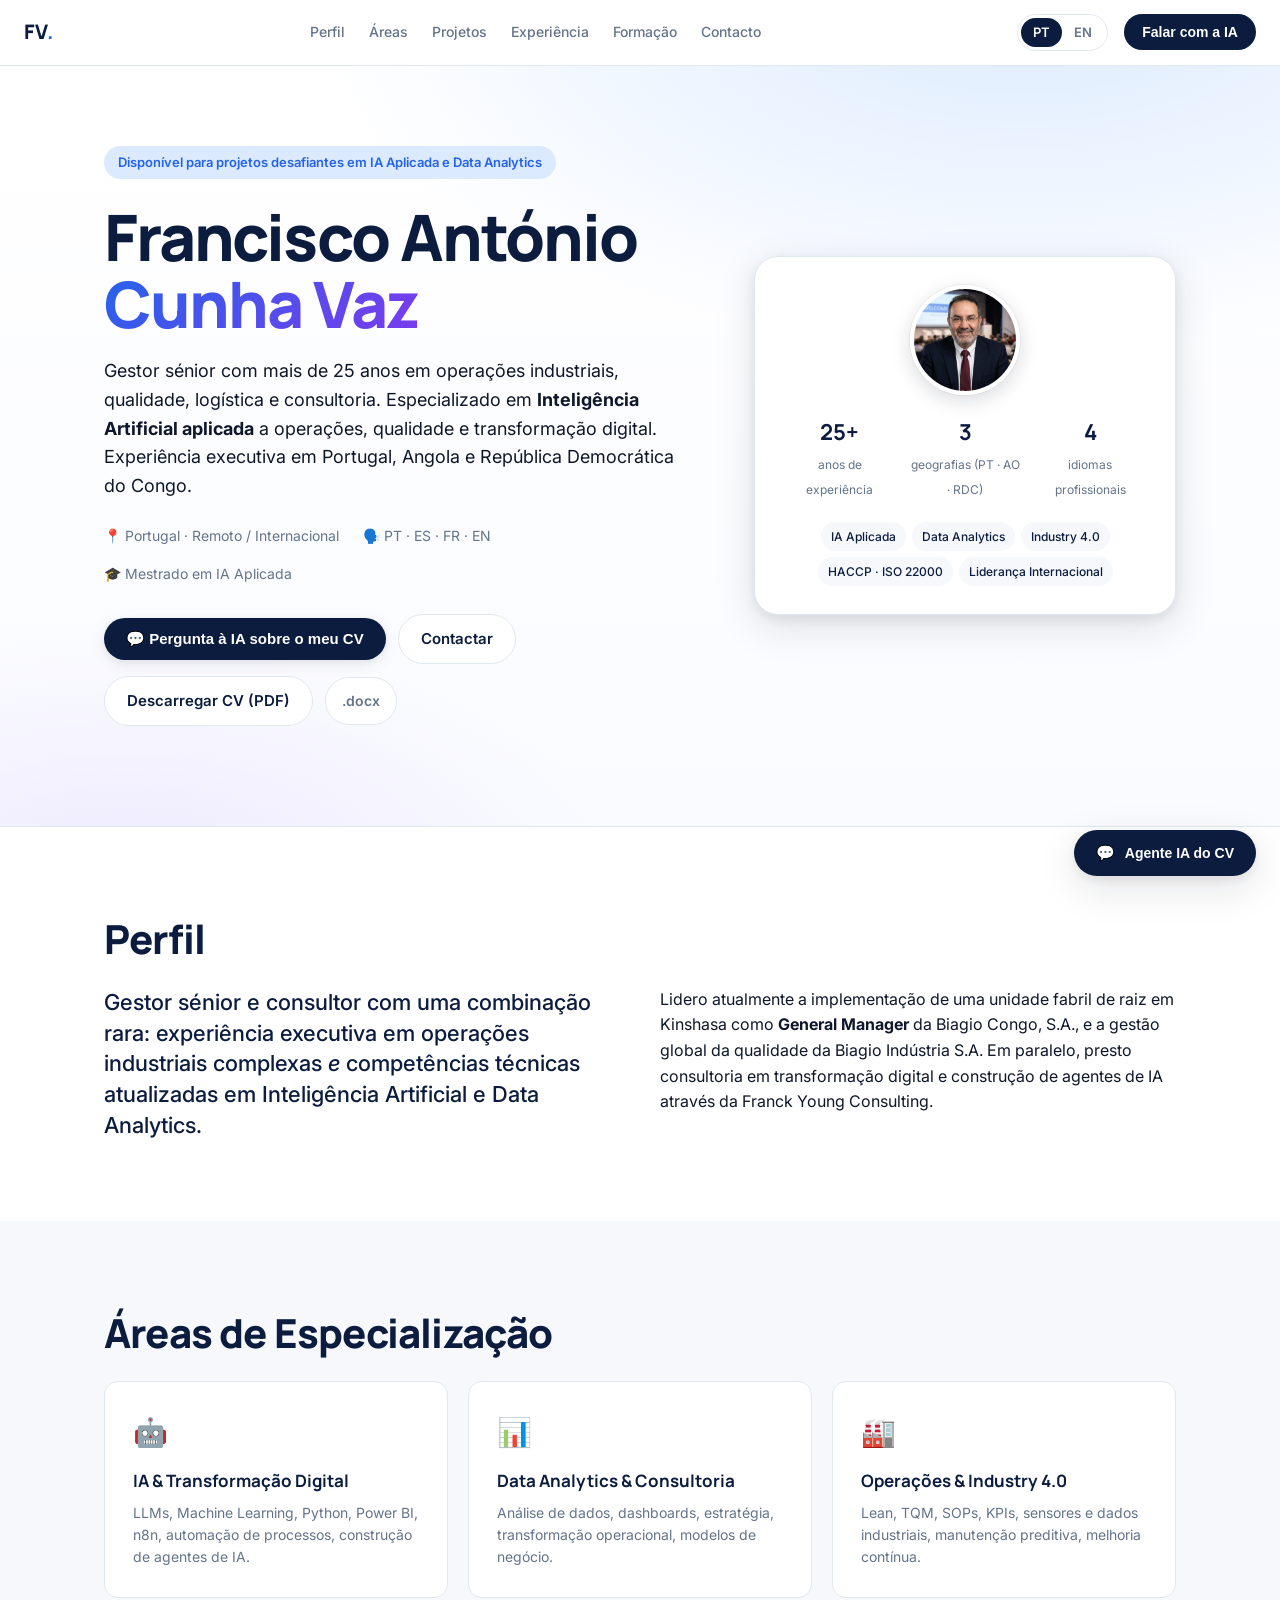
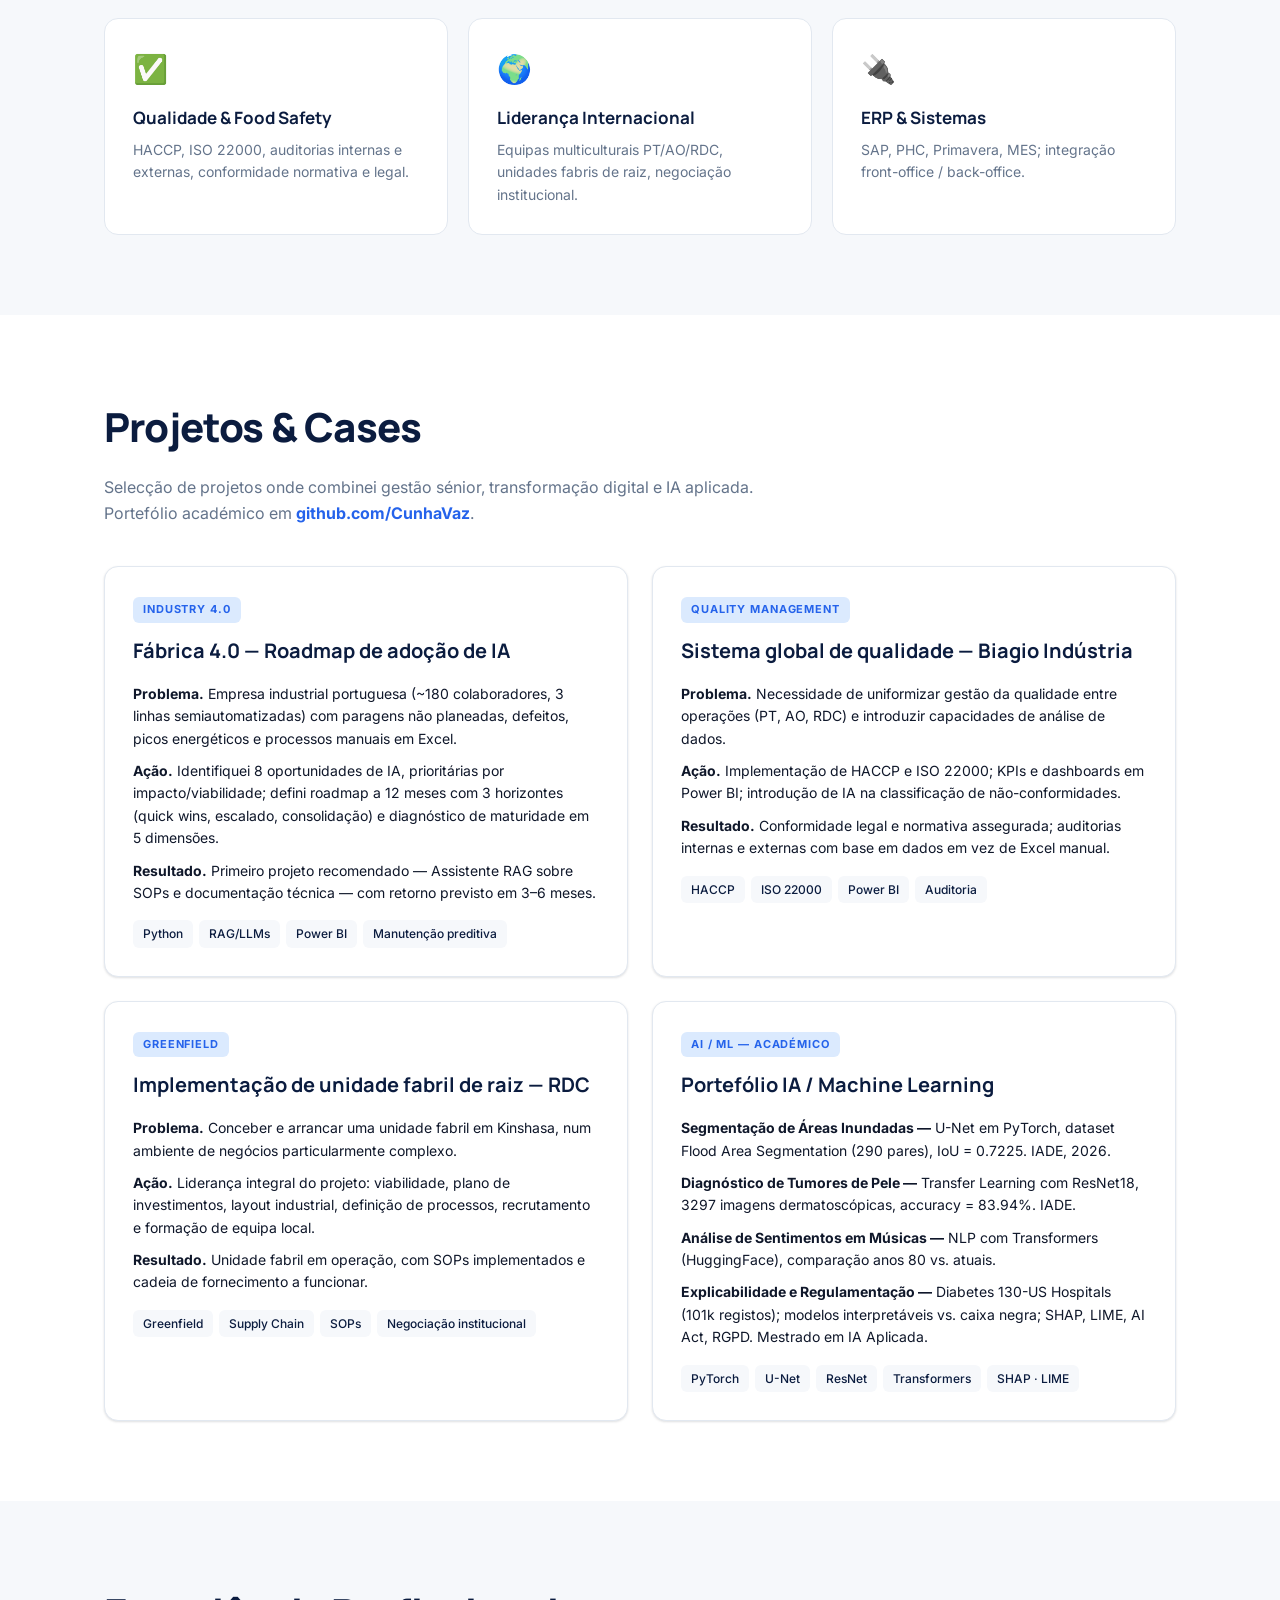
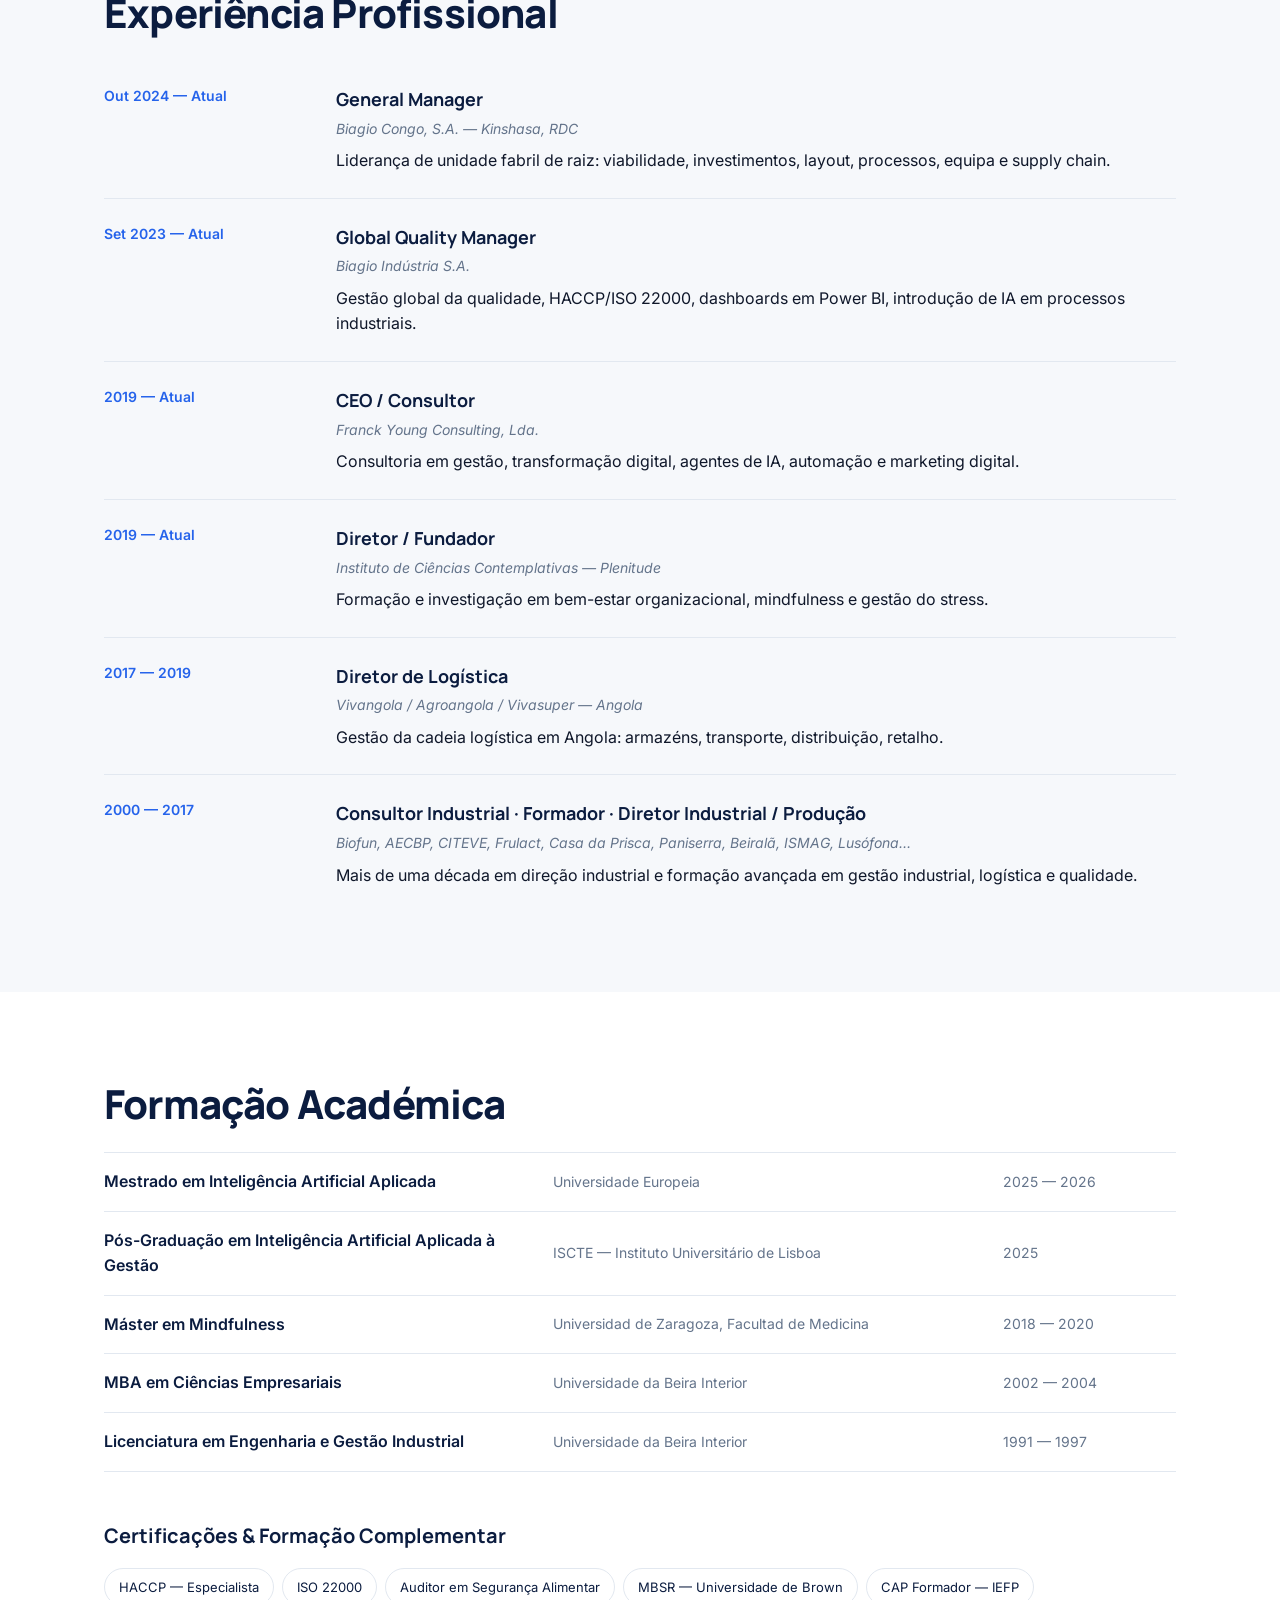
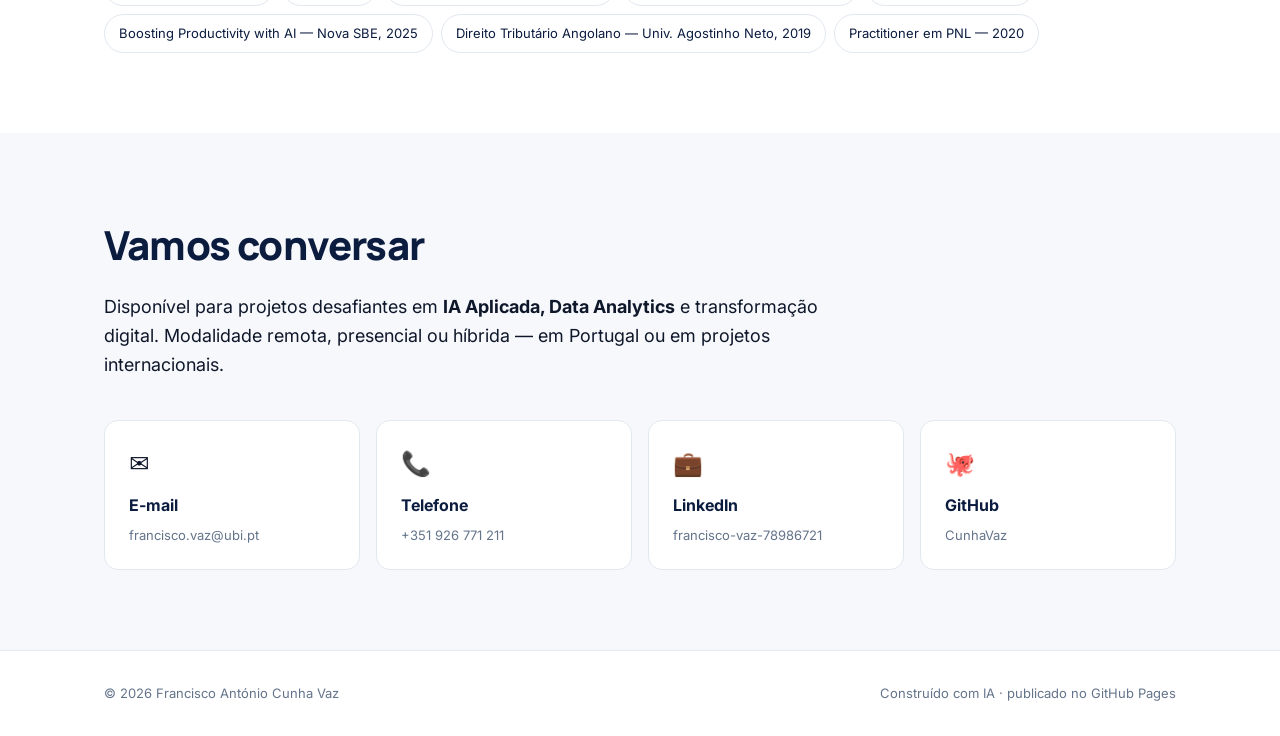
<file: index.html>
<!DOCTYPE html>
<html lang="pt-PT">
<head>
  <meta charset="UTF-8" />
  <meta name="viewport" content="width=device-width, initial-scale=1.0" />
  <title>Francisco Vaz — Gestor Sénior · IA & Transformação Digital</title>
  <meta name="description" content="Francisco António Cunha Vaz — Gestor sénior com 25+ anos em operações, qualidade e consultoria, especializado em Inteligência Artificial aplicada." />
  <meta property="og:title" content="Francisco Vaz — Gestor Sénior · IA & Transformação Digital" />
  <meta property="og:description" content="25+ anos em operações industriais, qualidade e consultoria. Mestrado em IA Aplicada. Disponível para projetos em IA Aplicada e Data Analytics." />
  <meta property="og:image" content="https://cunhavaz.github.io/assets/foto.jpg" />
  <meta property="og:type" content="website" />
  <link rel="preconnect" href="https://fonts.googleapis.com" />
  <link rel="preconnect" href="https://fonts.gstatic.com" crossorigin />
  <link href="https://fonts.googleapis.com/css2?family=Inter:wght@400;500;600;700;800&family=Manrope:wght@600;700;800&display=swap" rel="stylesheet" />
  <link rel="stylesheet" href="assets/style.css" />
</head>
<body>

  <nav class="nav">
    <a href="#top" class="logo">FV<span>.</span></a>
    <div class="nav-links">
      <a href="#perfil">Perfil</a>
      <a href="#areas">Áreas</a>
      <a href="#projetos">Projetos</a>
      <a href="#experiencia">Experiência</a>
      <a href="#formacao">Formação</a>
      <a href="#contacto">Contacto</a>
    </div>
    <div class="nav-right">
      <div class="lang-switch" aria-label="Mudar idioma">
        <a href="index.html" class="active" aria-current="page">PT</a>
        <a href="en/index.html">EN</a>
      </div>
      <button class="nav-cta" data-open-chat>Falar com a IA</button>
    </div>
  </nav>

  <header id="top" class="hero">
    <div class="hero-inner">
      <div class="hero-left">
        <div class="eyebrow">Disponível para projetos desafiantes em IA Aplicada e Data Analytics</div>
        <h1>Francisco António <br/><span class="grad">Cunha Vaz</span></h1>
        <p class="lede">
          Gestor sénior com mais de 25 anos em operações industriais, qualidade,
          logística e consultoria. Especializado em <strong>Inteligência Artificial aplicada</strong>
          a operações, qualidade e transformação digital. Experiência executiva em
          Portugal, Angola e República Democrática do Congo.
        </p>
        <div class="hero-meta">
          <span>📍 Portugal · Remoto / Internacional</span>
          <span>🗣️ PT · ES · FR · EN</span>
          <span>🎓 Mestrado em IA Aplicada</span>
        </div>
        <div class="hero-cta">
          <button class="btn primary" data-open-chat>💬 Pergunta à IA sobre o meu CV</button>
          <a class="btn ghost" href="#contacto">Contactar</a>
          <a class="btn ghost" href="CV_Francisco_Vaz.pdf" target="_blank" rel="noopener">Descarregar CV (PDF)</a>
          <a class="btn ghost subtle" href="CV_Francisco_Vaz.docx">.docx</a>
        </div>
      </div>
      <div class="hero-right">
        <div class="profile-card">
          <img src="assets/foto.jpg" alt="Francisco António Cunha Vaz" class="profile-avatar" />
          <div class="profile-stats">
            <div><strong>25+</strong><span>anos de experiência</span></div>
            <div><strong>3</strong><span>geografias (PT · AO · RDC)</span></div>
            <div><strong>4</strong><span>idiomas profissionais</span></div>
          </div>
          <div class="profile-tags">
            <span>IA Aplicada</span><span>Data Analytics</span><span>Industry 4.0</span>
            <span>HACCP · ISO 22000</span><span>Liderança Internacional</span>
          </div>
        </div>
      </div>
    </div>
  </header>

  <section id="perfil" class="section">
    <div class="container">
      <h2>Perfil</h2>
      <div class="grid-2">
        <p class="lead">Gestor sénior e consultor com uma combinação rara: experiência executiva em operações industriais complexas <em>e</em> competências técnicas atualizadas em Inteligência Artificial e Data Analytics.</p>
        <p>Lidero atualmente a implementação de uma unidade fabril de raiz em Kinshasa como <strong>General Manager</strong> da Biagio Congo, S.A., e a gestão global da qualidade da Biagio Indústria S.A. Em paralelo, presto consultoria em transformação digital e construção de agentes de IA através da Franck Young Consulting.</p>
      </div>
    </div>
  </section>

  <section id="areas" class="section alt">
    <div class="container">
      <h2>Áreas de Especialização</h2>
      <div class="cards-grid">
        <div class="card"><div class="card-icon">🤖</div><h3>IA & Transformação Digital</h3><p>LLMs, Machine Learning, Python, Power BI, n8n, automação de processos, construção de agentes de IA.</p></div>
        <div class="card"><div class="card-icon">📊</div><h3>Data Analytics & Consultoria</h3><p>Análise de dados, dashboards, estratégia, transformação operacional, modelos de negócio.</p></div>
        <div class="card"><div class="card-icon">🏭</div><h3>Operações & Industry 4.0</h3><p>Lean, TQM, SOPs, KPIs, sensores e dados industriais, manutenção preditiva, melhoria contínua.</p></div>
        <div class="card"><div class="card-icon">✅</div><h3>Qualidade & Food Safety</h3><p>HACCP, ISO 22000, auditorias internas e externas, conformidade normativa e legal.</p></div>
        <div class="card"><div class="card-icon">🌍</div><h3>Liderança Internacional</h3><p>Equipas multiculturais PT/AO/RDC, unidades fabris de raiz, negociação institucional.</p></div>
        <div class="card"><div class="card-icon">🔌</div><h3>ERP & Sistemas</h3><p>SAP, PHC, Primavera, MES; integração front-office / back-office.</p></div>
      </div>
    </div>
  </section>

  <section id="projetos" class="section">
    <div class="container">
      <h2>Projetos & Cases</h2>
      <p class="section-sub">Selecção de projetos onde combinei gestão sénior, transformação digital e IA aplicada. Portefólio académico em <a href="https://github.com/CunhaVaz" target="_blank" rel="noopener"><strong>github.com/CunhaVaz</strong></a>.</p>
      <div class="cases">

        <article class="case">
          <header><span class="case-tag">Industry 4.0</span><h3>Fábrica 4.0 — Roadmap de adoção de IA</h3></header>
          <p><strong>Problema.</strong> Empresa industrial portuguesa (~180 colaboradores, 3 linhas semiautomatizadas) com paragens não planeadas, defeitos, picos energéticos e processos manuais em Excel.</p>
          <p><strong>Ação.</strong> Identifiquei 8 oportunidades de IA, prioritárias por impacto/viabilidade; defini roadmap a 12 meses com 3 horizontes (quick wins, escalado, consolidação) e diagnóstico de maturidade em 5 dimensões.</p>
          <p><strong>Resultado.</strong> Primeiro projeto recomendado — Assistente RAG sobre SOPs e documentação técnica — com retorno previsto em 3–6 meses.</p>
          <div class="case-stack"><span>Python</span><span>RAG/LLMs</span><span>Power BI</span><span>Manutenção preditiva</span></div>
        </article>

        <article class="case">
          <header><span class="case-tag">Quality Management</span><h3>Sistema global de qualidade — Biagio Indústria</h3></header>
          <p><strong>Problema.</strong> Necessidade de uniformizar gestão da qualidade entre operações (PT, AO, RDC) e introduzir capacidades de análise de dados.</p>
          <p><strong>Ação.</strong> Implementação de HACCP e ISO 22000; KPIs e dashboards em Power BI; introdução de IA na classificação de não-conformidades.</p>
          <p><strong>Resultado.</strong> Conformidade legal e normativa assegurada; auditorias internas e externas com base em dados em vez de Excel manual.</p>
          <div class="case-stack"><span>HACCP</span><span>ISO 22000</span><span>Power BI</span><span>Auditoria</span></div>
        </article>

        <article class="case">
          <header><span class="case-tag">Greenfield</span><h3>Implementação de unidade fabril de raiz — RDC</h3></header>
          <p><strong>Problema.</strong> Conceber e arrancar uma unidade fabril em Kinshasa, num ambiente de negócios particularmente complexo.</p>
          <p><strong>Ação.</strong> Liderança integral do projeto: viabilidade, plano de investimentos, layout industrial, definição de processos, recrutamento e formação de equipa local.</p>
          <p><strong>Resultado.</strong> Unidade fabril em operação, com SOPs implementados e cadeia de fornecimento a funcionar.</p>
          <div class="case-stack"><span>Greenfield</span><span>Supply Chain</span><span>SOPs</span><span>Negociação institucional</span></div>
        </article>

        <article class="case">
          <header><span class="case-tag">AI / ML — Académico</span><h3>Portefólio IA / Machine Learning</h3></header>
          <p><strong>Segmentação de Áreas Inundadas —</strong> U-Net em PyTorch, dataset Flood Area Segmentation (290 pares), IoU = 0.7225. IADE, 2026.</p>
          <p><strong>Diagnóstico de Tumores de Pele —</strong> Transfer Learning com ResNet18, 3297 imagens dermatoscópicas, accuracy = 83.94%. IADE.</p>
          <p><strong>Análise de Sentimentos em Músicas —</strong> NLP com Transformers (HuggingFace), comparação anos 80 vs. atuais.</p>
          <p><strong>Explicabilidade e Regulamentação —</strong> Diabetes 130-US Hospitals (101k registos); modelos interpretáveis vs. caixa negra; SHAP, LIME, AI Act, RGPD. Mestrado em IA Aplicada.</p>
          <div class="case-stack"><span>PyTorch</span><span>U-Net</span><span>ResNet</span><span>Transformers</span><span>SHAP · LIME</span></div>
        </article>

      </div>
    </div>
  </section>

  <section id="experiencia" class="section alt">
    <div class="container">
      <h2>Experiência Profissional</h2>
      <div class="timeline">
        <div class="t-item"><div class="t-date">Out 2024 — Atual</div><div class="t-body"><h3>General Manager</h3><div class="t-org">Biagio Congo, S.A. — Kinshasa, RDC</div><p>Liderança de unidade fabril de raiz: viabilidade, investimentos, layout, processos, equipa e supply chain.</p></div></div>
        <div class="t-item"><div class="t-date">Set 2023 — Atual</div><div class="t-body"><h3>Global Quality Manager</h3><div class="t-org">Biagio Indústria S.A.</div><p>Gestão global da qualidade, HACCP/ISO 22000, dashboards em Power BI, introdução de IA em processos industriais.</p></div></div>
        <div class="t-item"><div class="t-date">2019 — Atual</div><div class="t-body"><h3>CEO / Consultor</h3><div class="t-org">Franck Young Consulting, Lda.</div><p>Consultoria em gestão, transformação digital, agentes de IA, automação e marketing digital.</p></div></div>
        <div class="t-item"><div class="t-date">2019 — Atual</div><div class="t-body"><h3>Diretor / Fundador</h3><div class="t-org">Instituto de Ciências Contemplativas — Plenitude</div><p>Formação e investigação em bem-estar organizacional, mindfulness e gestão do stress.</p></div></div>
        <div class="t-item"><div class="t-date">2017 — 2019</div><div class="t-body"><h3>Diretor de Logística</h3><div class="t-org">Vivangola / Agroangola / Vivasuper — Angola</div><p>Gestão da cadeia logística em Angola: armazéns, transporte, distribuição, retalho.</p></div></div>
        <div class="t-item"><div class="t-date">2000 — 2017</div><div class="t-body"><h3>Consultor Industrial · Formador · Diretor Industrial / Produção</h3><div class="t-org">Biofun, AECBP, CITEVE, Frulact, Casa da Prisca, Paniserra, Beiralã, ISMAG, Lusófona…</div><p>Mais de uma década em direção industrial e formação avançada em gestão industrial, logística e qualidade.</p></div></div>
      </div>
    </div>
  </section>

  <section id="formacao" class="section">
    <div class="container">
      <h2>Formação Académica</h2>
      <div class="edu">
        <div class="edu-row"><strong>Mestrado em Inteligência Artificial Aplicada</strong><span>Universidade Europeia</span><span>2025 — 2026</span></div>
        <div class="edu-row"><strong>Pós-Graduação em Inteligência Artificial Aplicada à Gestão</strong><span>ISCTE — Instituto Universitário de Lisboa</span><span>2025</span></div>
        <div class="edu-row"><strong>Máster em Mindfulness</strong><span>Universidad de Zaragoza, Facultad de Medicina</span><span>2018 — 2020</span></div>
        <div class="edu-row"><strong>MBA em Ciências Empresariais</strong><span>Universidade da Beira Interior</span><span>2002 — 2004</span></div>
        <div class="edu-row"><strong>Licenciatura em Engenharia e Gestão Industrial</strong><span>Universidade da Beira Interior</span><span>1991 — 1997</span></div>
      </div>

      <h3 class="sub-h">Certificações & Formação Complementar</h3>
      <div class="chips">
        <span>HACCP — Especialista</span>
        <span>ISO 22000</span>
        <span>Auditor em Segurança Alimentar</span>
        <span>MBSR — Universidade de Brown</span>
        <span>CAP Formador — IEFP</span>
        <span>Boosting Productivity with AI — Nova SBE, 2025</span>
        <span>Direito Tributário Angolano — Univ. Agostinho Neto, 2019</span>
        <span>Practitioner em PNL — 2020</span>
      </div>
    </div>
  </section>

  <section id="contacto" class="section alt">
    <div class="container contact">
      <h2>Vamos conversar</h2>
      <p class="lead">
        Disponível para projetos desafiantes em <strong>IA Aplicada, Data Analytics</strong> e
        transformação digital. Modalidade remota, presencial ou híbrida — em Portugal ou em
        projetos internacionais.
      </p>
      <div class="contact-grid">
        <a class="contact-card" href="mailto:francisco.vaz@ubi.pt"><span>✉️</span><strong>E-mail</strong><span>francisco.vaz@ubi.pt</span></a>
        <a class="contact-card" href="tel:+351926771211"><span>📞</span><strong>Telefone</strong><span>+351 926 771 211</span></a>
        <a class="contact-card" href="https://www.linkedin.com/in/francisco-vaz-78986721" target="_blank" rel="noopener"><span>💼</span><strong>LinkedIn</strong><span>francisco-vaz-78986721</span></a>
        <a class="contact-card" href="https://github.com/CunhaVaz" target="_blank" rel="noopener"><span>🐙</span><strong>GitHub</strong><span>CunhaVaz</span></a>
      </div>
    </div>
  </section>

  <footer class="footer">
    <div class="container">
      <span>© 2026 Francisco António Cunha Vaz</span>
      <span>Construído com IA · publicado no GitHub Pages</span>
    </div>
  </footer>

  <button class="chat-fab" id="chatFab" aria-label="Abrir agente IA do CV">💬<span>Agente IA do CV</span></button>

  <div class="chat-panel" id="chatPanel" aria-hidden="true">
    <div class="chat-header">
      <div>
        <strong>Agente IA do CV</strong>
        <small id="chatMode">Modo: pesquisa local</small>
      </div>
      <button class="chat-close" id="chatClose" aria-label="Fechar">×</button>
    </div>
    <div class="chat-body" id="chatBody">
      <div class="msg bot">
        Olá 👋 Sou o agente IA do CV do Francisco. Pergunta-me sobre:
        <div class="quick">
          <button data-q="Que experiência tem em IA aplicada à indústria?">IA aplicada à indústria</button>
          <button data-q="Que projetos fez em Angola e RDC?">África (AO/RDC)</button>
          <button data-q="Que formação académica tem?">Formação</button>
          <button data-q="Que ferramentas técnicas domina?">Ferramentas técnicas</button>
          <button data-q="Em que tipo de projetos pode contribuir?">Tipos de projeto</button>
        </div>
      </div>
    </div>
    <form class="chat-input" id="chatForm">
      <input type="text" id="chatText" placeholder="Pergunta sobre o CV…" autocomplete="off" />
      <button type="submit" aria-label="Enviar">↵</button>
    </form>
  </div>

  <script src="assets/cv-data.js"></script>
  <script src="assets/app.js"></script>
</body>
</html>
</file>
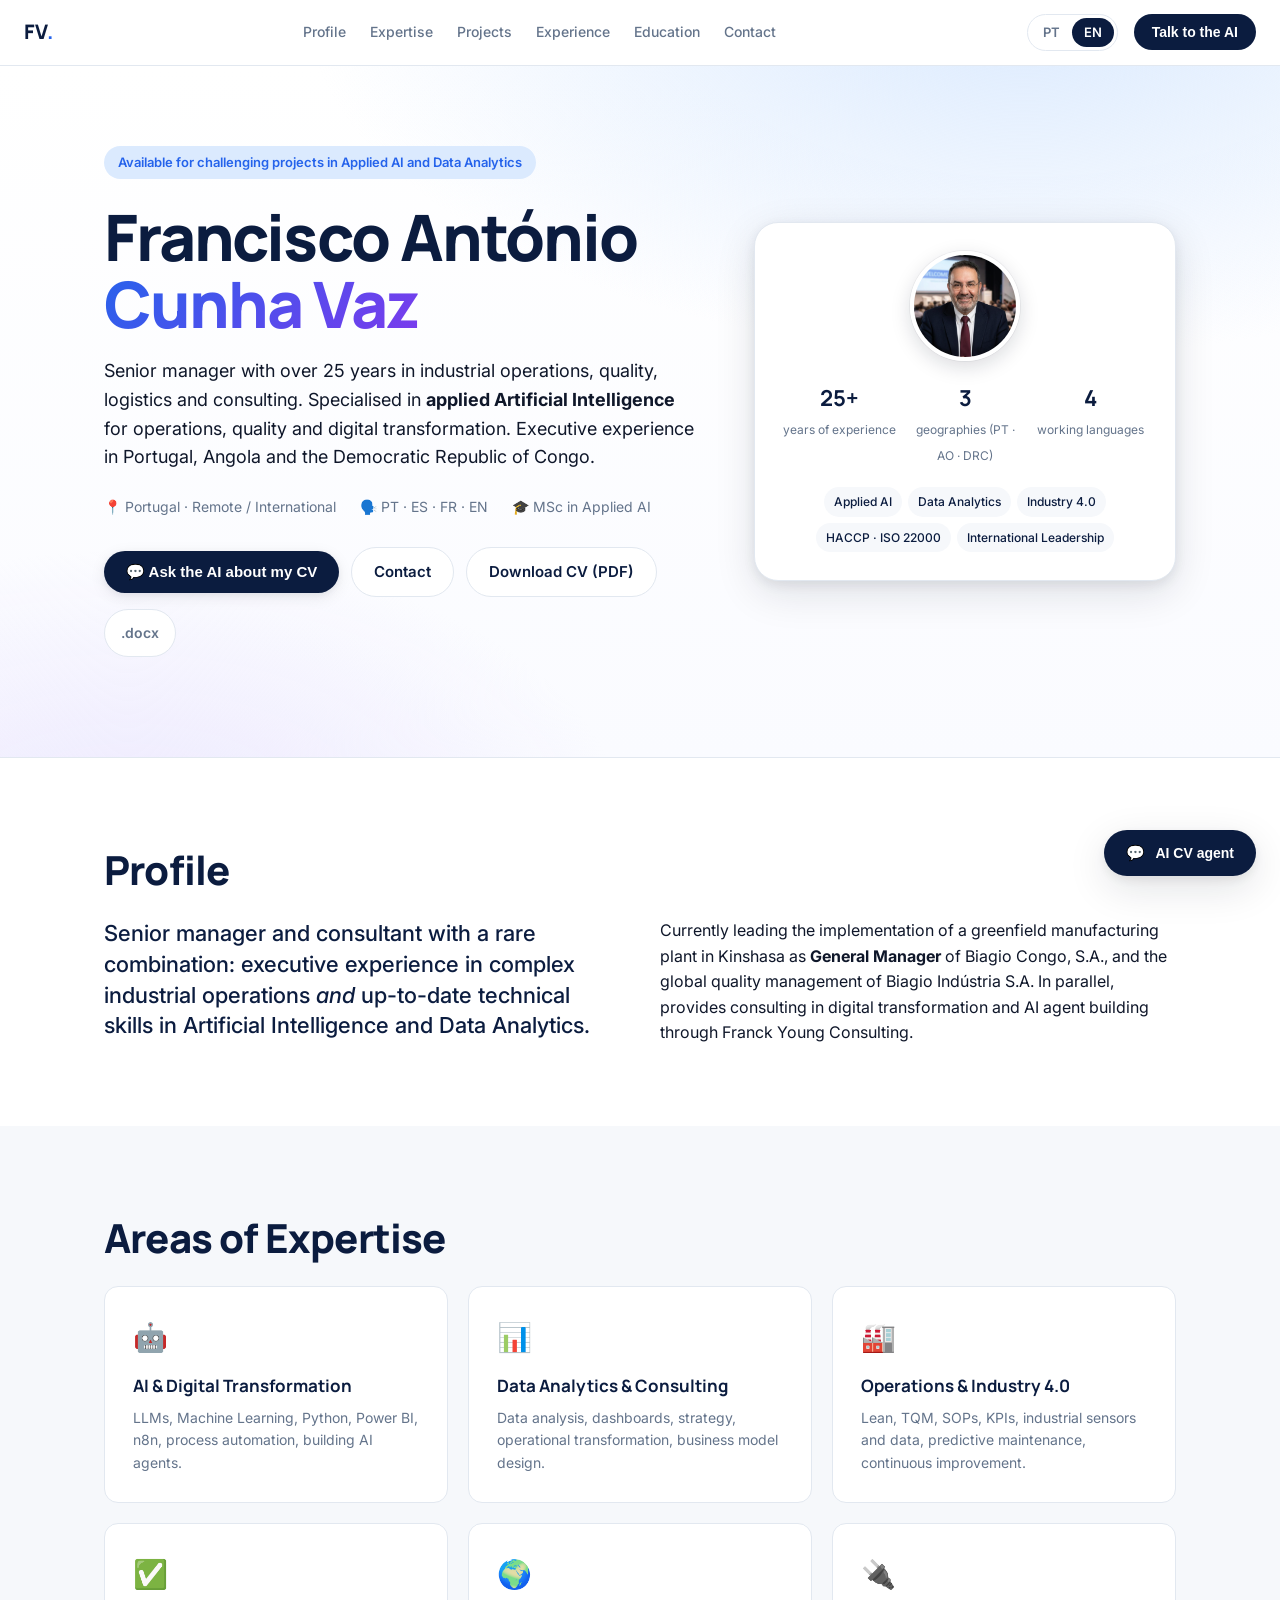
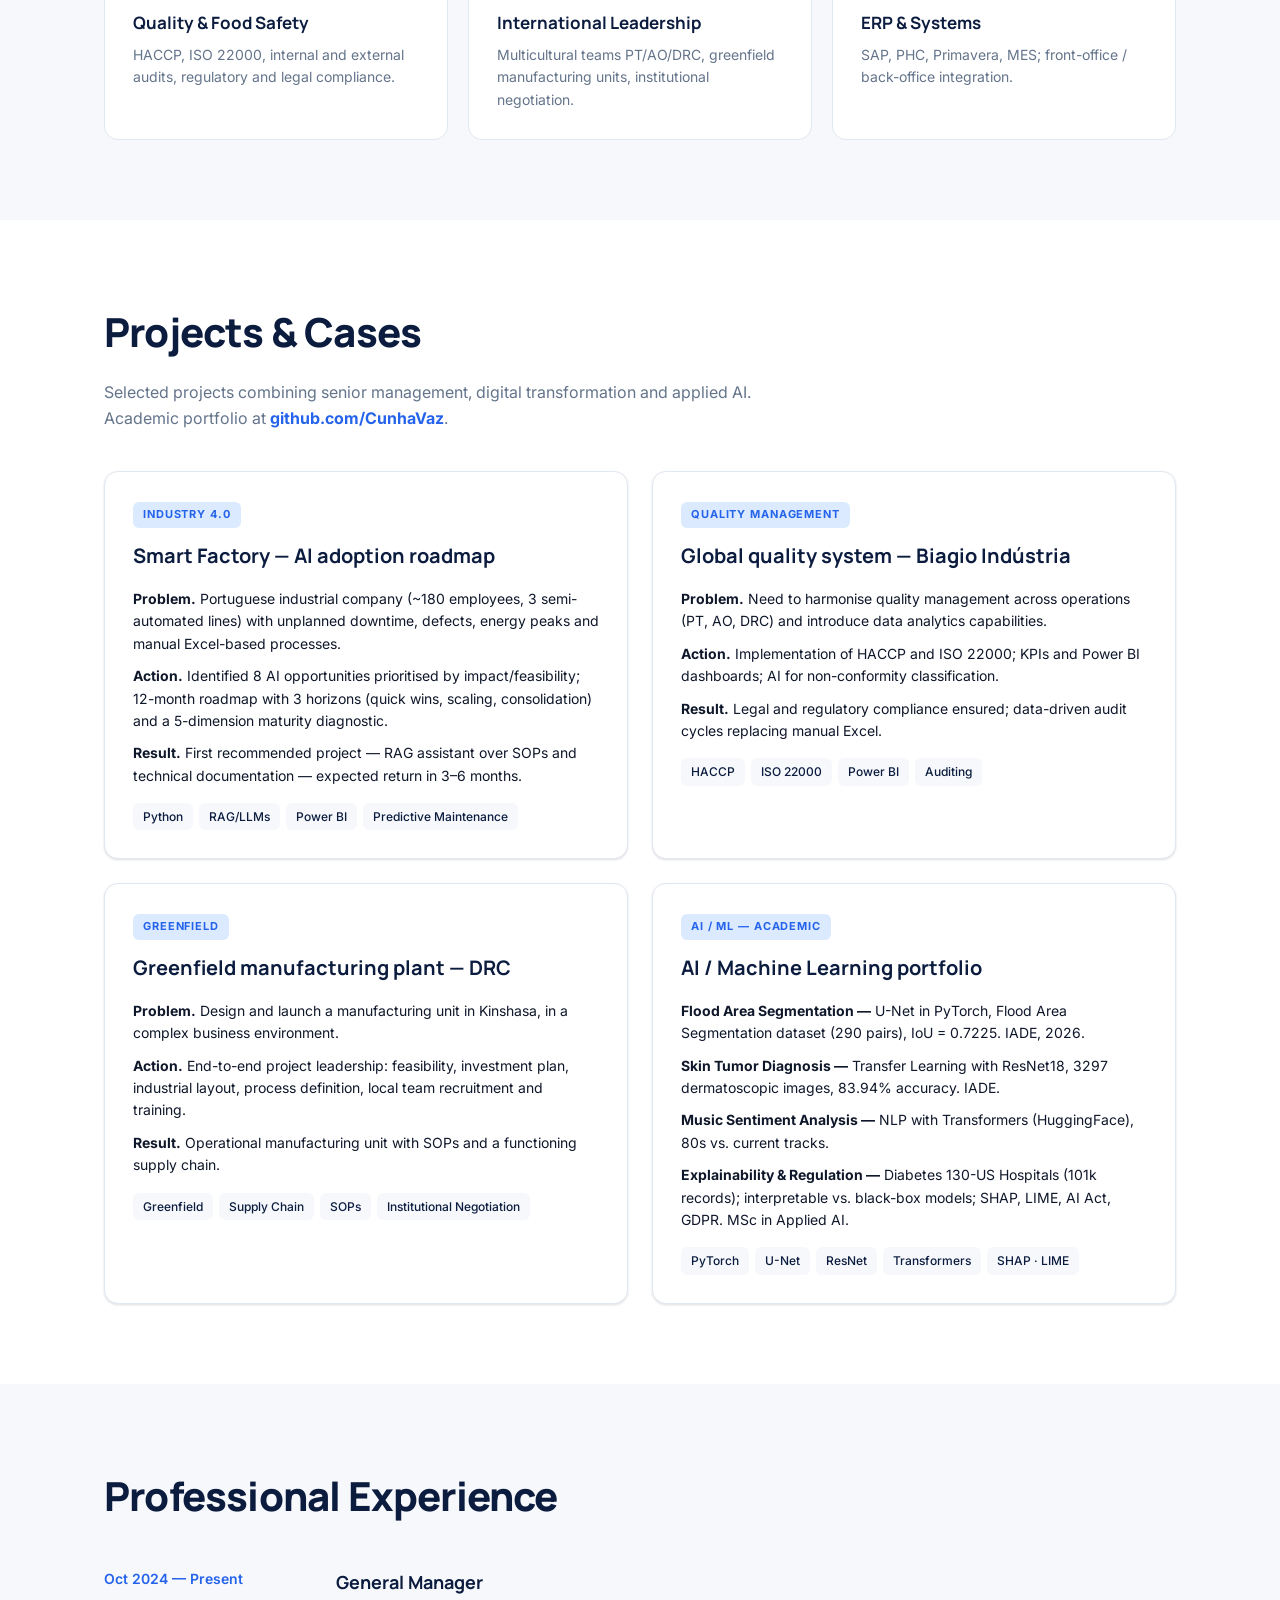
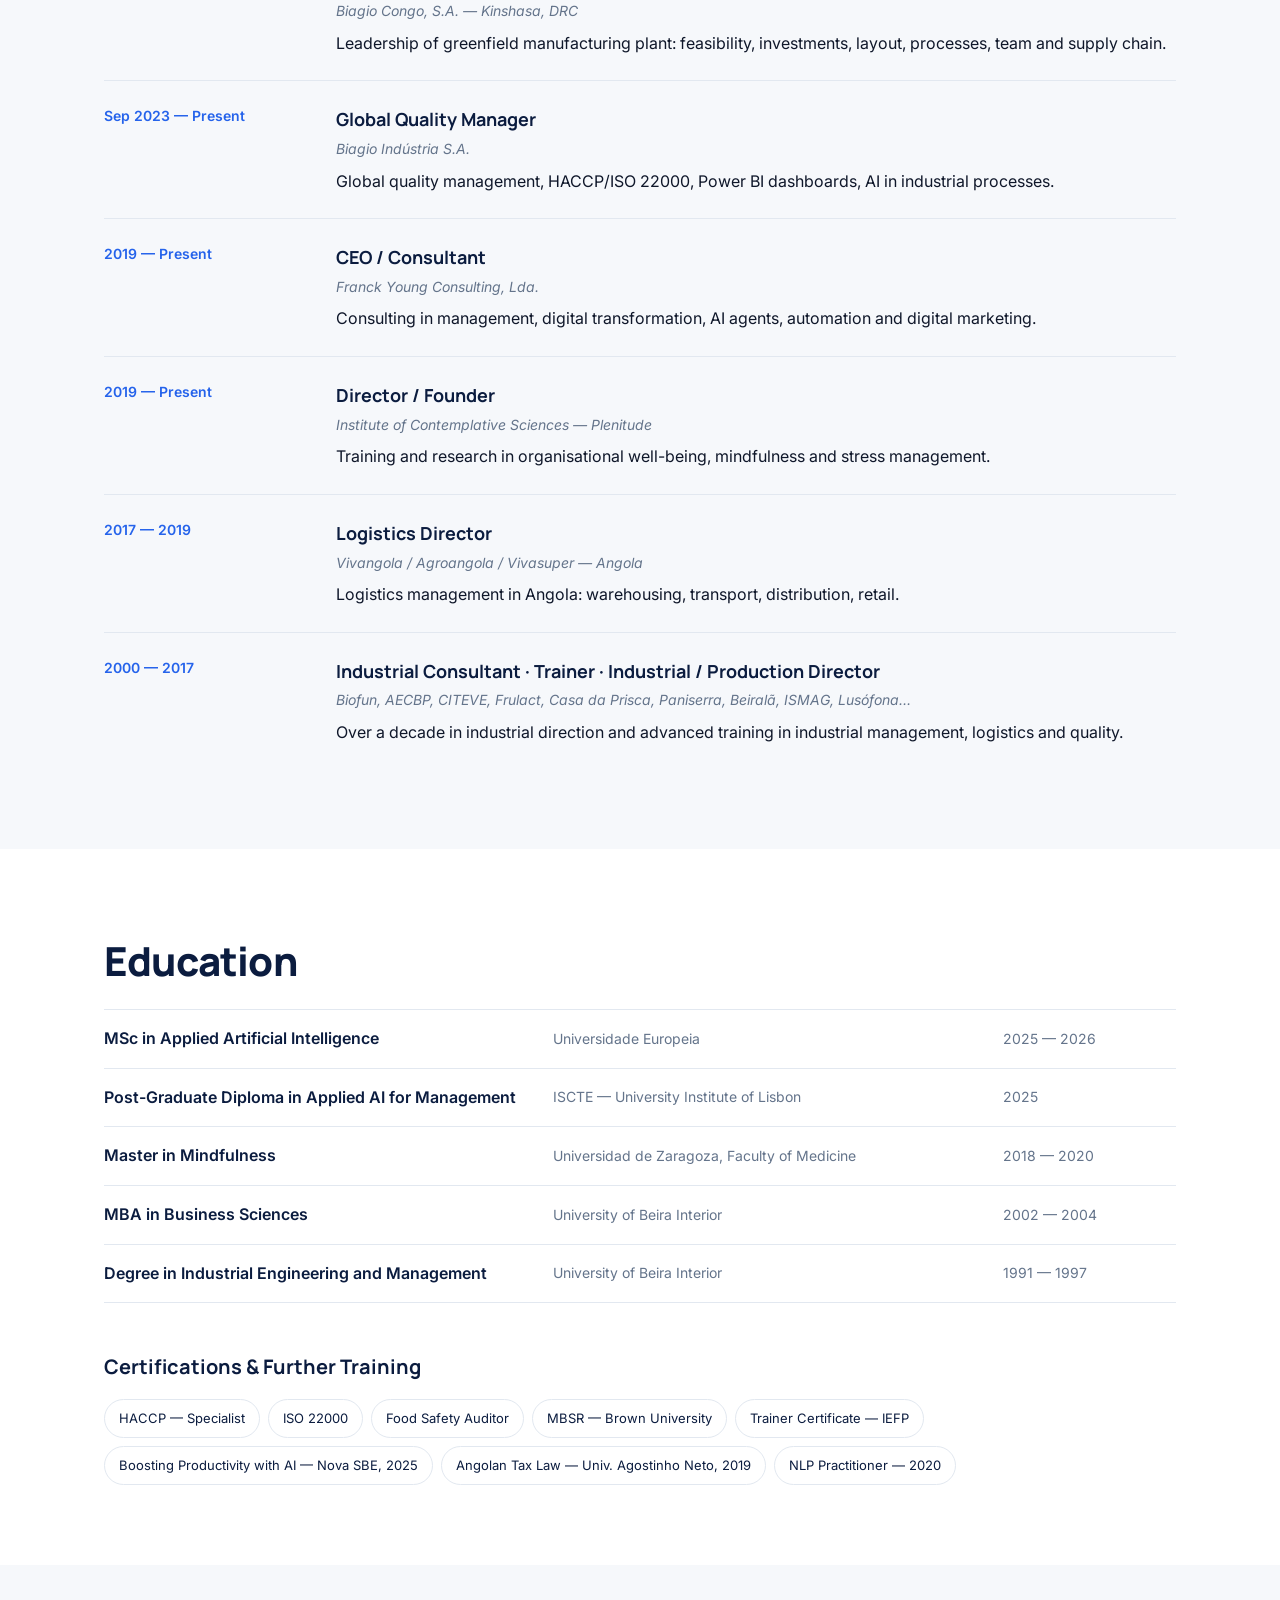
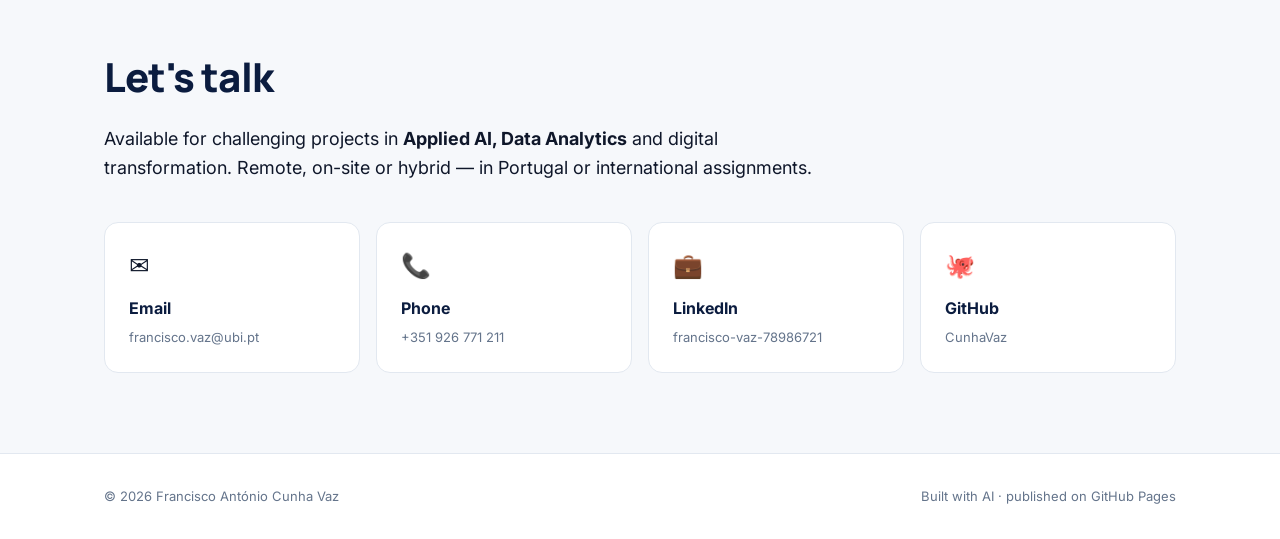
<file: en/index.html>
<!DOCTYPE html>
<html lang="en">
<head>
  <meta charset="UTF-8" />
  <meta name="viewport" content="width=device-width, initial-scale=1.0" />
  <title>Francisco Vaz — Senior Manager · AI & Digital Transformation</title>
  <meta name="description" content="Francisco António Cunha Vaz — Senior manager with 25+ years in operations, quality and consulting, specialised in applied Artificial Intelligence." />
  <meta property="og:title" content="Francisco Vaz — Senior Manager · AI & Digital Transformation" />
  <meta property="og:description" content="25+ years in industrial operations, quality and consulting. MSc in Applied AI. Available for challenging projects in Applied AI and Data Analytics." />
  <meta property="og:image" content="https://cunhavaz.github.io/assets/foto.jpg" />
  <meta property="og:type" content="website" />
  <link rel="preconnect" href="https://fonts.googleapis.com" />
  <link rel="preconnect" href="https://fonts.gstatic.com" crossorigin />
  <link href="https://fonts.googleapis.com/css2?family=Inter:wght@400;500;600;700;800&family=Manrope:wght@600;700;800&display=swap" rel="stylesheet" />
  <link rel="stylesheet" href="../assets/style.css" />
</head>
<body>

  <nav class="nav">
    <a href="#top" class="logo">FV<span>.</span></a>
    <div class="nav-links">
      <a href="#profile">Profile</a>
      <a href="#expertise">Expertise</a>
      <a href="#projects">Projects</a>
      <a href="#experience">Experience</a>
      <a href="#education">Education</a>
      <a href="#contact">Contact</a>
    </div>
    <div class="nav-right">
      <div class="lang-switch" aria-label="Switch language">
        <a href="../index.html">PT</a>
        <a href="index.html" class="active" aria-current="page">EN</a>
      </div>
      <button class="nav-cta" data-open-chat>Talk to the AI</button>
    </div>
  </nav>

  <header id="top" class="hero">
    <div class="hero-inner">
      <div class="hero-left">
        <div class="eyebrow">Available for challenging projects in Applied AI and Data Analytics</div>
        <h1>Francisco António <br/><span class="grad">Cunha Vaz</span></h1>
        <p class="lede">
          Senior manager with over 25 years in industrial operations, quality,
          logistics and consulting. Specialised in <strong>applied Artificial Intelligence</strong>
          for operations, quality and digital transformation. Executive experience
          in Portugal, Angola and the Democratic Republic of Congo.
        </p>
        <div class="hero-meta">
          <span>📍 Portugal · Remote / International</span>
          <span>🗣️ PT · ES · FR · EN</span>
          <span>🎓 MSc in Applied AI</span>
        </div>
        <div class="hero-cta">
          <button class="btn primary" data-open-chat>💬 Ask the AI about my CV</button>
          <a class="btn ghost" href="#contact">Contact</a>
          <a class="btn ghost" href="../CV_Francisco_Vaz.pdf" target="_blank" rel="noopener">Download CV (PDF)</a>
          <a class="btn ghost subtle" href="../CV_Francisco_Vaz.docx">.docx</a>
        </div>
      </div>
      <div class="hero-right">
        <div class="profile-card">
          <img src="../assets/foto.jpg" alt="Francisco António Cunha Vaz" class="profile-avatar" />
          <div class="profile-stats">
            <div><strong>25+</strong><span>years of experience</span></div>
            <div><strong>3</strong><span>geographies (PT · AO · DRC)</span></div>
            <div><strong>4</strong><span>working languages</span></div>
          </div>
          <div class="profile-tags">
            <span>Applied AI</span><span>Data Analytics</span><span>Industry 4.0</span>
            <span>HACCP · ISO 22000</span><span>International Leadership</span>
          </div>
        </div>
      </div>
    </div>
  </header>

  <section id="profile" class="section">
    <div class="container">
      <h2>Profile</h2>
      <div class="grid-2">
        <p class="lead">Senior manager and consultant with a rare combination: executive experience in complex industrial operations <em>and</em> up-to-date technical skills in Artificial Intelligence and Data Analytics.</p>
        <p>Currently leading the implementation of a greenfield manufacturing plant in Kinshasa as <strong>General Manager</strong> of Biagio Congo, S.A., and the global quality management of Biagio Indústria S.A. In parallel, provides consulting in digital transformation and AI agent building through Franck Young Consulting.</p>
      </div>
    </div>
  </section>

  <section id="expertise" class="section alt">
    <div class="container">
      <h2>Areas of Expertise</h2>
      <div class="cards-grid">
        <div class="card"><div class="card-icon">🤖</div><h3>AI &amp; Digital Transformation</h3><p>LLMs, Machine Learning, Python, Power BI, n8n, process automation, building AI agents.</p></div>
        <div class="card"><div class="card-icon">📊</div><h3>Data Analytics &amp; Consulting</h3><p>Data analysis, dashboards, strategy, operational transformation, business model design.</p></div>
        <div class="card"><div class="card-icon">🏭</div><h3>Operations &amp; Industry 4.0</h3><p>Lean, TQM, SOPs, KPIs, industrial sensors and data, predictive maintenance, continuous improvement.</p></div>
        <div class="card"><div class="card-icon">✅</div><h3>Quality &amp; Food Safety</h3><p>HACCP, ISO 22000, internal and external audits, regulatory and legal compliance.</p></div>
        <div class="card"><div class="card-icon">🌍</div><h3>International Leadership</h3><p>Multicultural teams PT/AO/DRC, greenfield manufacturing units, institutional negotiation.</p></div>
        <div class="card"><div class="card-icon">🔌</div><h3>ERP &amp; Systems</h3><p>SAP, PHC, Primavera, MES; front-office / back-office integration.</p></div>
      </div>
    </div>
  </section>

  <section id="projects" class="section">
    <div class="container">
      <h2>Projects &amp; Cases</h2>
      <p class="section-sub">Selected projects combining senior management, digital transformation and applied AI. Academic portfolio at <a href="https://github.com/CunhaVaz" target="_blank" rel="noopener"><strong>github.com/CunhaVaz</strong></a>.</p>
      <div class="cases">
        <article class="case">
          <header><span class="case-tag">Industry 4.0</span><h3>Smart Factory — AI adoption roadmap</h3></header>
          <p><strong>Problem.</strong> Portuguese industrial company (~180 employees, 3 semi-automated lines) with unplanned downtime, defects, energy peaks and manual Excel-based processes.</p>
          <p><strong>Action.</strong> Identified 8 AI opportunities prioritised by impact/feasibility; 12-month roadmap with 3 horizons (quick wins, scaling, consolidation) and a 5-dimension maturity diagnostic.</p>
          <p><strong>Result.</strong> First recommended project — RAG assistant over SOPs and technical documentation — expected return in 3–6 months.</p>
          <div class="case-stack"><span>Python</span><span>RAG/LLMs</span><span>Power BI</span><span>Predictive Maintenance</span></div>
        </article>
        <article class="case">
          <header><span class="case-tag">Quality Management</span><h3>Global quality system — Biagio Indústria</h3></header>
          <p><strong>Problem.</strong> Need to harmonise quality management across operations (PT, AO, DRC) and introduce data analytics capabilities.</p>
          <p><strong>Action.</strong> Implementation of HACCP and ISO 22000; KPIs and Power BI dashboards; AI for non-conformity classification.</p>
          <p><strong>Result.</strong> Legal and regulatory compliance ensured; data-driven audit cycles replacing manual Excel.</p>
          <div class="case-stack"><span>HACCP</span><span>ISO 22000</span><span>Power BI</span><span>Auditing</span></div>
        </article>
        <article class="case">
          <header><span class="case-tag">Greenfield</span><h3>Greenfield manufacturing plant — DRC</h3></header>
          <p><strong>Problem.</strong> Design and launch a manufacturing unit in Kinshasa, in a complex business environment.</p>
          <p><strong>Action.</strong> End-to-end project leadership: feasibility, investment plan, industrial layout, process definition, local team recruitment and training.</p>
          <p><strong>Result.</strong> Operational manufacturing unit with SOPs and a functioning supply chain.</p>
          <div class="case-stack"><span>Greenfield</span><span>Supply Chain</span><span>SOPs</span><span>Institutional Negotiation</span></div>
        </article>
        <article class="case">
          <header><span class="case-tag">AI / ML — Academic</span><h3>AI / Machine Learning portfolio</h3></header>
          <p><strong>Flood Area Segmentation —</strong> U-Net in PyTorch, Flood Area Segmentation dataset (290 pairs), IoU = 0.7225. IADE, 2026.</p>
          <p><strong>Skin Tumor Diagnosis —</strong> Transfer Learning with ResNet18, 3297 dermatoscopic images, 83.94% accuracy. IADE.</p>
          <p><strong>Music Sentiment Analysis —</strong> NLP with Transformers (HuggingFace), 80s vs. current tracks.</p>
          <p><strong>Explainability &amp; Regulation —</strong> Diabetes 130-US Hospitals (101k records); interpretable vs. black-box models; SHAP, LIME, AI Act, GDPR. MSc in Applied AI.</p>
          <div class="case-stack"><span>PyTorch</span><span>U-Net</span><span>ResNet</span><span>Transformers</span><span>SHAP · LIME</span></div>
        </article>
      </div>
    </div>
  </section>

  <section id="experience" class="section alt">
    <div class="container">
      <h2>Professional Experience</h2>
      <div class="timeline">
        <div class="t-item"><div class="t-date">Oct 2024 — Present</div><div class="t-body"><h3>General Manager</h3><div class="t-org">Biagio Congo, S.A. — Kinshasa, DRC</div><p>Leadership of greenfield manufacturing plant: feasibility, investments, layout, processes, team and supply chain.</p></div></div>
        <div class="t-item"><div class="t-date">Sep 2023 — Present</div><div class="t-body"><h3>Global Quality Manager</h3><div class="t-org">Biagio Indústria S.A.</div><p>Global quality management, HACCP/ISO 22000, Power BI dashboards, AI in industrial processes.</p></div></div>
        <div class="t-item"><div class="t-date">2019 — Present</div><div class="t-body"><h3>CEO / Consultant</h3><div class="t-org">Franck Young Consulting, Lda.</div><p>Consulting in management, digital transformation, AI agents, automation and digital marketing.</p></div></div>
        <div class="t-item"><div class="t-date">2019 — Present</div><div class="t-body"><h3>Director / Founder</h3><div class="t-org">Institute of Contemplative Sciences — Plenitude</div><p>Training and research in organisational well-being, mindfulness and stress management.</p></div></div>
        <div class="t-item"><div class="t-date">2017 — 2019</div><div class="t-body"><h3>Logistics Director</h3><div class="t-org">Vivangola / Agroangola / Vivasuper — Angola</div><p>Logistics management in Angola: warehousing, transport, distribution, retail.</p></div></div>
        <div class="t-item"><div class="t-date">2000 — 2017</div><div class="t-body"><h3>Industrial Consultant · Trainer · Industrial / Production Director</h3><div class="t-org">Biofun, AECBP, CITEVE, Frulact, Casa da Prisca, Paniserra, Beiralã, ISMAG, Lusófona…</div><p>Over a decade in industrial direction and advanced training in industrial management, logistics and quality.</p></div></div>
      </div>
    </div>
  </section>

  <section id="education" class="section">
    <div class="container">
      <h2>Education</h2>
      <div class="edu">
        <div class="edu-row"><strong>MSc in Applied Artificial Intelligence</strong><span>Universidade Europeia</span><span>2025 — 2026</span></div>
        <div class="edu-row"><strong>Post-Graduate Diploma in Applied AI for Management</strong><span>ISCTE — University Institute of Lisbon</span><span>2025</span></div>
        <div class="edu-row"><strong>Master in Mindfulness</strong><span>Universidad de Zaragoza, Faculty of Medicine</span><span>2018 — 2020</span></div>
        <div class="edu-row"><strong>MBA in Business Sciences</strong><span>University of Beira Interior</span><span>2002 — 2004</span></div>
        <div class="edu-row"><strong>Degree in Industrial Engineering and Management</strong><span>University of Beira Interior</span><span>1991 — 1997</span></div>
      </div>
      <h3 class="sub-h">Certifications &amp; Further Training</h3>
      <div class="chips">
        <span>HACCP — Specialist</span>
        <span>ISO 22000</span>
        <span>Food Safety Auditor</span>
        <span>MBSR — Brown University</span>
        <span>Trainer Certificate — IEFP</span>
        <span>Boosting Productivity with AI — Nova SBE, 2025</span>
        <span>Angolan Tax Law — Univ. Agostinho Neto, 2019</span>
        <span>NLP Practitioner — 2020</span>
      </div>
    </div>
  </section>

  <section id="contact" class="section alt">
    <div class="container contact">
      <h2>Let's talk</h2>
      <p class="lead">Available for challenging projects in <strong>Applied AI, Data Analytics</strong> and digital transformation. Remote, on-site or hybrid — in Portugal or international assignments.</p>
      <div class="contact-grid">
        <a class="contact-card" href="mailto:francisco.vaz@ubi.pt"><span>✉️</span><strong>Email</strong><span>francisco.vaz@ubi.pt</span></a>
        <a class="contact-card" href="tel:+351926771211"><span>📞</span><strong>Phone</strong><span>+351 926 771 211</span></a>
        <a class="contact-card" href="https://www.linkedin.com/in/francisco-vaz-78986721" target="_blank" rel="noopener"><span>💼</span><strong>LinkedIn</strong><span>francisco-vaz-78986721</span></a>
        <a class="contact-card" href="https://github.com/CunhaVaz" target="_blank" rel="noopener"><span>🐙</span><strong>GitHub</strong><span>CunhaVaz</span></a>
      </div>
    </div>
  </section>

  <footer class="footer">
    <div class="container">
      <span>© 2026 Francisco António Cunha Vaz</span>
      <span>Built with AI · published on GitHub Pages</span>
    </div>
  </footer>

  <button class="chat-fab" id="chatFab" aria-label="Open AI CV agent">💬<span>AI CV agent</span></button>

  <div class="chat-panel" id="chatPanel" aria-hidden="true">
    <div class="chat-header">
      <div>
        <strong>AI CV agent</strong>
        <small id="chatMode">Mode: local search</small>
      </div>
      <button class="chat-close" id="chatClose" aria-label="Close">×</button>
    </div>
    <div class="chat-body" id="chatBody">
      <div class="msg bot">
        Hi 👋 I'm the AI agent for Francisco's CV. Ask me about:
        <div class="quick">
          <button data-q="What is his experience with AI applied to industry?">AI applied to industry</button>
          <button data-q="What projects has he led in Angola and DRC?">Africa (AO/DRC)</button>
          <button data-q="What is his academic background?">Education</button>
          <button data-q="What technical tools does he master?">Technical tools</button>
          <button data-q="What kinds of project can he contribute to?">Types of project</button>
        </div>
      </div>
    </div>
    <form class="chat-input" id="chatForm">
      <input type="text" id="chatText" placeholder="Ask about the CV…" autocomplete="off" />
      <button type="submit" aria-label="Send">↵</button>
    </form>
  </div>

  <script src="assets/cv-data.js"></script>
  <script src="../assets/app.js"></script>
</body>
</html>
</file>
<file: assets/style.css>
* { box-sizing: border-box; margin: 0; padding: 0; }
html { scroll-behavior: smooth; }
body { font-family: 'Inter', system-ui, -apple-system, sans-serif; color: #0f172a; background: #fff; line-height: 1.6; -webkit-font-smoothing: antialiased; }
a { color: inherit; text-decoration: none; }
img { max-width: 100%; display: block; }

:root {
  --navy: #0b1c3f; --navy-2: #1e3a8a; --blue: #2563eb;
  --blue-light: #dbeafe; --bg-alt: #f6f8fb; --text: #0f172a;
  --muted: #64748b; --border: #e2e8f0;
  --grad: linear-gradient(135deg, #2563eb 0%, #7c3aed 100%);
  --radius: 14px;
  --shadow-sm: 0 1px 2px rgba(15,23,42,.06), 0 1px 3px rgba(15,23,42,.08);
  --shadow-md: 0 4px 16px rgba(15,23,42,.08), 0 2px 6px rgba(15,23,42,.05);
  --shadow-lg: 0 12px 40px rgba(15,23,42,.12), 0 4px 12px rgba(15,23,42,.08);
}
.container { max-width: 1120px; margin: 0 auto; padding: 0 24px; }

.nav { position: sticky; top: 0; z-index: 50; background: rgba(255,255,255,.92); backdrop-filter: saturate(180%) blur(10px); border-bottom: 1px solid var(--border); display: flex; align-items: center; justify-content: space-between; padding: 14px 24px; max-width: 1280px; margin: 0 auto; }
.logo { font-family: 'Manrope', sans-serif; font-weight: 800; font-size: 20px; color: var(--navy); }
.logo span { color: var(--blue); }
.nav-links { display: flex; gap: 24px; }
.nav-links a { font-size: 14px; font-weight: 500; color: var(--muted); transition: color .15s; }
.nav-links a:hover { color: var(--navy); }
.nav-cta { background: var(--navy); color: white; border: 0; padding: 10px 18px; border-radius: 999px; font-weight: 600; font-size: 14px; cursor: pointer; transition: all .15s; }
.nav-cta:hover { background: var(--blue); transform: translateY(-1px); }
.nav-right { display: flex; align-items: center; gap: 16px; }
.lang-switch { display: inline-flex; border: 1px solid var(--border); border-radius: 999px; padding: 3px; background: #fff; }
.lang-switch a { font-size: 13px; font-weight: 600; color: var(--muted); padding: 4px 12px; border-radius: 999px; transition: all .15s; }
.lang-switch a.active { background: var(--navy); color: #fff; }
.lang-switch a:not(.active):hover { color: var(--navy); }
@media (max-width: 800px) { .nav-links { display: none; } }

.hero { background: radial-gradient(1200px 600px at 80% -10%, #dbeafe 0%, transparent 60%), radial-gradient(900px 500px at 10% 110%, #ede9fe 0%, transparent 55%), linear-gradient(180deg, #fff 0%, #fafbff 100%); padding: 80px 0 100px; border-bottom: 1px solid var(--border); }
.hero-inner { max-width: 1120px; margin: 0 auto; padding: 0 24px; display: grid; grid-template-columns: 1.4fr 1fr; gap: 60px; align-items: center; }
@media (max-width: 900px) { .hero-inner { grid-template-columns: 1fr; gap: 40px; } }

.eyebrow { display: inline-block; font-size: 13px; font-weight: 600; color: var(--blue); background: var(--blue-light); padding: 6px 14px; border-radius: 999px; margin-bottom: 24px; }
.hero h1 { font-family: 'Manrope', sans-serif; font-weight: 800; font-size: clamp(40px, 6vw, 64px); line-height: 1.05; letter-spacing: -.03em; color: var(--navy); margin-bottom: 20px; }
.grad { background: var(--grad); -webkit-background-clip: text; background-clip: text; color: transparent; }
.lede { font-size: 18px; color: var(--text); max-width: 600px; margin-bottom: 24px; }
.hero-meta { display: flex; flex-wrap: wrap; gap: 16px 24px; font-size: 14px; color: var(--muted); margin-bottom: 28px; }
.hero-cta { display: flex; flex-wrap: wrap; gap: 12px; align-items: center; }

.btn { display: inline-block; padding: 12px 22px; border-radius: 999px; font-weight: 600; font-size: 15px; cursor: pointer; transition: all .2s; border: 0; }
.btn.primary { background: var(--navy); color: #fff; box-shadow: var(--shadow-md); }
.btn.primary:hover { background: var(--blue); transform: translateY(-2px); box-shadow: var(--shadow-lg); }
.btn.ghost { background: #fff; color: var(--navy); border: 1px solid var(--border); }
.btn.ghost:hover { border-color: var(--navy); background: var(--bg-alt); }
.btn.ghost.subtle { padding: 12px 16px; font-size: 14px; color: var(--muted); }
.btn.ghost.subtle:hover { color: var(--navy); }

.profile-card { background: white; border-radius: 24px; padding: 28px; box-shadow: var(--shadow-lg); border: 1px solid var(--border); }
.profile-avatar { width: 110px; height: 110px; border-radius: 50%; display: block; margin: 0 auto 20px; object-fit: cover; object-position: center top; border: 4px solid #fff; box-shadow: 0 6px 20px rgba(15,23,42,.15), 0 0 0 1px rgba(15,23,42,.05); }
.profile-stats { display: grid; grid-template-columns: repeat(3, 1fr); gap: 12px; text-align: center; margin-bottom: 20px; }
.profile-stats strong { display: block; font-family: 'Manrope', sans-serif; font-size: 22px; color: var(--navy); }
.profile-stats span { font-size: 12px; color: var(--muted); }
.profile-tags { display: flex; flex-wrap: wrap; gap: 6px; justify-content: center; }
.profile-tags span { font-size: 12px; padding: 5px 10px; background: var(--bg-alt); color: var(--navy); border-radius: 999px; font-weight: 500; }

.section { padding: 80px 0; }
.section.alt { background: var(--bg-alt); }
.section h2 { font-family: 'Manrope', sans-serif; font-weight: 800; font-size: clamp(28px, 4vw, 40px); color: var(--navy); margin-bottom: 16px; letter-spacing: -.02em; }
.section-sub { color: var(--muted); font-size: 16px; margin-bottom: 40px; max-width: 720px; }
.section-sub a { color: var(--blue); }
.sub-h { font-family: 'Manrope', sans-serif; font-weight: 700; font-size: 20px; color: var(--navy); margin: 48px 0 16px; }

.grid-2 { display: grid; grid-template-columns: 1fr 1fr; gap: 40px; }
.grid-2 .lead { font-size: 22px; font-weight: 500; color: var(--navy); line-height: 1.4; }
@media (max-width: 800px) { .grid-2 { grid-template-columns: 1fr; gap: 16px; } }

.cards-grid { display: grid; grid-template-columns: repeat(3, 1fr); gap: 20px; }
@media (max-width: 900px) { .cards-grid { grid-template-columns: 1fr 1fr; } }
@media (max-width: 600px) { .cards-grid { grid-template-columns: 1fr; } }
.card { background: #fff; padding: 28px; border-radius: var(--radius); border: 1px solid var(--border); transition: all .2s; }
.card:hover { transform: translateY(-4px); box-shadow: var(--shadow-lg); border-color: var(--blue); }
.card-icon { font-size: 28px; margin-bottom: 12px; }
.card h3 { font-family: 'Manrope', sans-serif; font-size: 17px; color: var(--navy); margin-bottom: 8px; }
.card p { font-size: 14px; color: var(--muted); }

.cases { display: grid; grid-template-columns: 1fr 1fr; gap: 24px; }
@media (max-width: 800px) { .cases { grid-template-columns: 1fr; } }
.case { background: #fff; padding: 28px; border-radius: var(--radius); border: 1px solid var(--border); box-shadow: var(--shadow-sm); }
.case header { margin-bottom: 16px; }
.case-tag { display: inline-block; font-size: 11px; font-weight: 700; letter-spacing: .08em; text-transform: uppercase; color: var(--blue); background: var(--blue-light); padding: 4px 10px; border-radius: 6px; margin-bottom: 12px; }
.case h3 { font-family: 'Manrope', sans-serif; font-size: 20px; color: var(--navy); margin-bottom: 8px; }
.case p { font-size: 14px; margin-bottom: 10px; }
.case-stack { display: flex; flex-wrap: wrap; gap: 6px; margin-top: 16px; }
.case-stack span { font-size: 12px; background: var(--bg-alt); color: var(--navy); padding: 4px 10px; border-radius: 6px; font-weight: 500; }

.timeline { position: relative; padding-left: 0; }
.t-item { display: grid; grid-template-columns: 200px 1fr; gap: 32px; padding: 24px 0; border-bottom: 1px solid var(--border); }
.t-item:last-child { border-bottom: 0; }
@media (max-width: 700px) { .t-item { grid-template-columns: 1fr; gap: 8px; } }
.t-date { font-weight: 600; color: var(--blue); font-size: 14px; }
.t-body h3 { font-family: 'Manrope', sans-serif; font-size: 18px; color: var(--navy); margin-bottom: 4px; }
.t-org { font-size: 14px; font-style: italic; color: var(--muted); margin-bottom: 8px; }

.edu { display: grid; gap: 0; border-top: 1px solid var(--border); }
.edu-row { display: grid; grid-template-columns: 1.5fr 1.5fr .6fr; gap: 16px; padding: 16px 0; border-bottom: 1px solid var(--border); align-items: center; }
@media (max-width: 700px) { .edu-row { grid-template-columns: 1fr; gap: 4px; } }
.edu-row strong { color: var(--navy); font-weight: 600; }
.edu-row span { color: var(--muted); font-size: 14px; }

.chips { display: flex; flex-wrap: wrap; gap: 8px; }
.chips span { font-size: 13px; padding: 8px 14px; background: #fff; border: 1px solid var(--border); border-radius: 999px; color: var(--navy); }

.contact .lead { font-size: 18px; color: var(--text); max-width: 720px; margin-bottom: 40px; }
.contact-grid { display: grid; grid-template-columns: repeat(4, 1fr); gap: 16px; }
@media (max-width: 800px) { .contact-grid { grid-template-columns: 1fr 1fr; } }
@media (max-width: 500px) { .contact-grid { grid-template-columns: 1fr; } }
.contact-card { background: #fff; padding: 24px; border-radius: var(--radius); border: 1px solid var(--border); display: flex; flex-direction: column; gap: 6px; transition: all .2s; text-align: left; }
.contact-card:hover { transform: translateY(-3px); box-shadow: var(--shadow-md); border-color: var(--blue); }
.contact-card > span:first-child { font-size: 24px; margin-bottom: 4px; }
.contact-card strong { color: var(--navy); font-weight: 700; }
.contact-card span:last-child { color: var(--muted); font-size: 13px; }

.footer { padding: 32px 0; border-top: 1px solid var(--border); background: #fff; }
.footer .container { display: flex; justify-content: space-between; flex-wrap: wrap; gap: 12px; font-size: 13px; color: var(--muted); }

.chat-fab { position: fixed; bottom: 24px; right: 24px; z-index: 100; background: var(--navy); color: #fff; border: 0; padding: 14px 22px; border-radius: 999px; font-size: 15px; font-weight: 600; cursor: pointer; box-shadow: var(--shadow-lg); display: flex; align-items: center; gap: 10px; transition: all .2s; }
.chat-fab:hover { background: var(--blue); transform: translateY(-2px); }
.chat-fab span { font-size: 14px; }
@media (max-width: 600px) { .chat-fab span { display: none; } }

.chat-panel { position: fixed; bottom: 100px; right: 24px; z-index: 100; width: 380px; max-width: calc(100vw - 32px); height: 560px; max-height: calc(100vh - 140px); background: #fff; border-radius: 20px; box-shadow: var(--shadow-lg); display: none; flex-direction: column; overflow: hidden; border: 1px solid var(--border); }
.chat-panel.open { display: flex; }
.chat-header { background: var(--navy); color: #fff; padding: 16px 20px; display: flex; justify-content: space-between; align-items: center; }
.chat-header strong { display: block; font-family: 'Manrope', sans-serif; font-size: 15px; }
.chat-header small { font-size: 11px; opacity: .7; }
.chat-close { background: transparent; border: 0; color: #fff; font-size: 24px; cursor: pointer; line-height: 1; padding: 0; }
.chat-body { flex: 1; overflow-y: auto; padding: 20px; display: flex; flex-direction: column; gap: 12px; background: var(--bg-alt); }
.msg { padding: 12px 16px; border-radius: 14px; font-size: 14px; max-width: 90%; line-height: 1.45; }
.msg.bot { background: #fff; border: 1px solid var(--border); align-self: flex-start; }
.msg.user { background: var(--navy); color: #fff; align-self: flex-end; }
.msg strong { color: var(--blue); }
.msg.bot strong { color: var(--navy); }
.quick { display: flex; flex-wrap: wrap; gap: 6px; margin-top: 10px; }
.quick button { font-size: 12px; padding: 6px 12px; background: var(--blue-light); color: var(--blue); border: 0; border-radius: 999px; cursor: pointer; font-weight: 500; }
.quick button:hover { background: var(--blue); color: #fff; }
.chat-input { display: flex; padding: 12px; background: #fff; border-top: 1px solid var(--border); gap: 8px; }
.chat-input input { flex: 1; border: 1px solid var(--border); border-radius: 999px; padding: 10px 16px; font-size: 14px; font-family: inherit; outline: none; }
.chat-input input:focus { border-color: var(--blue); }
.chat-input button { background: var(--navy); color: #fff; border: 0; width: 40px; height: 40px; border-radius: 50%; cursor: pointer; font-size: 16px; }
.chat-input button:hover { background: var(--blue); }
</file>
